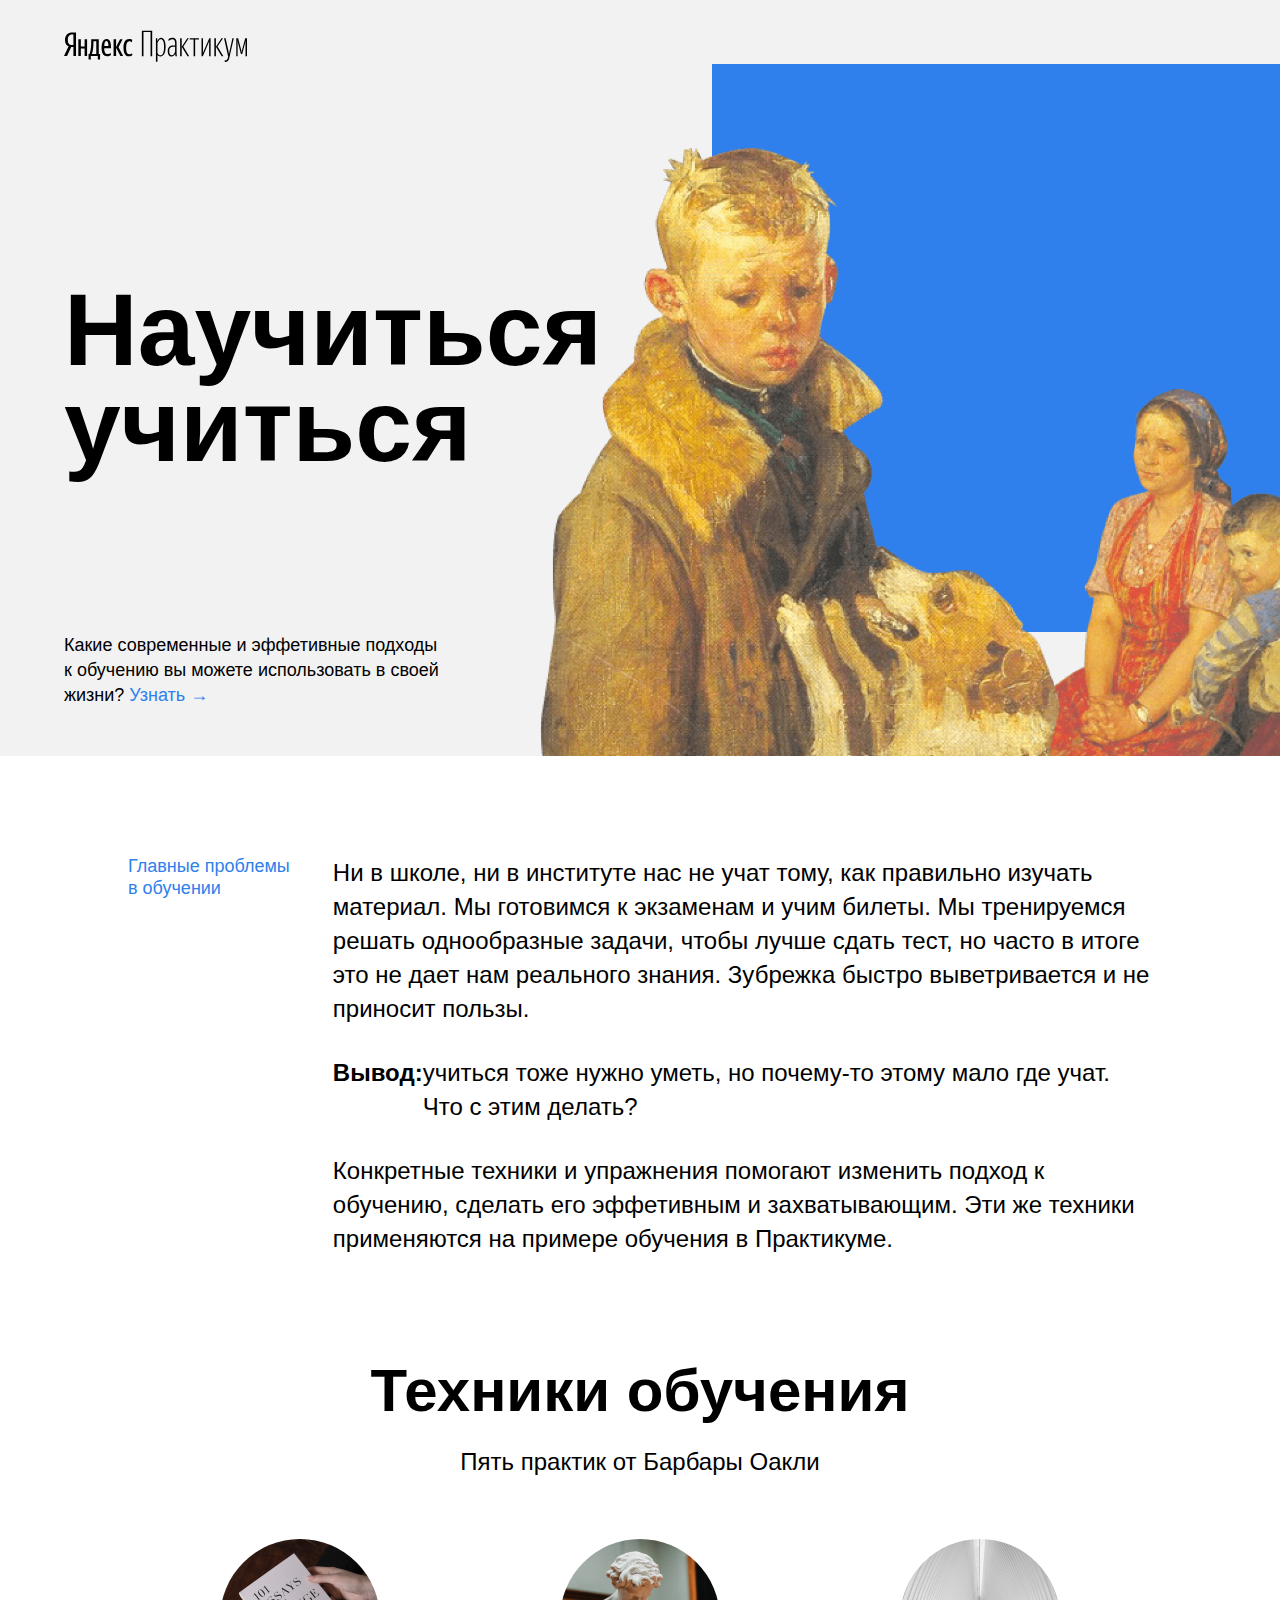
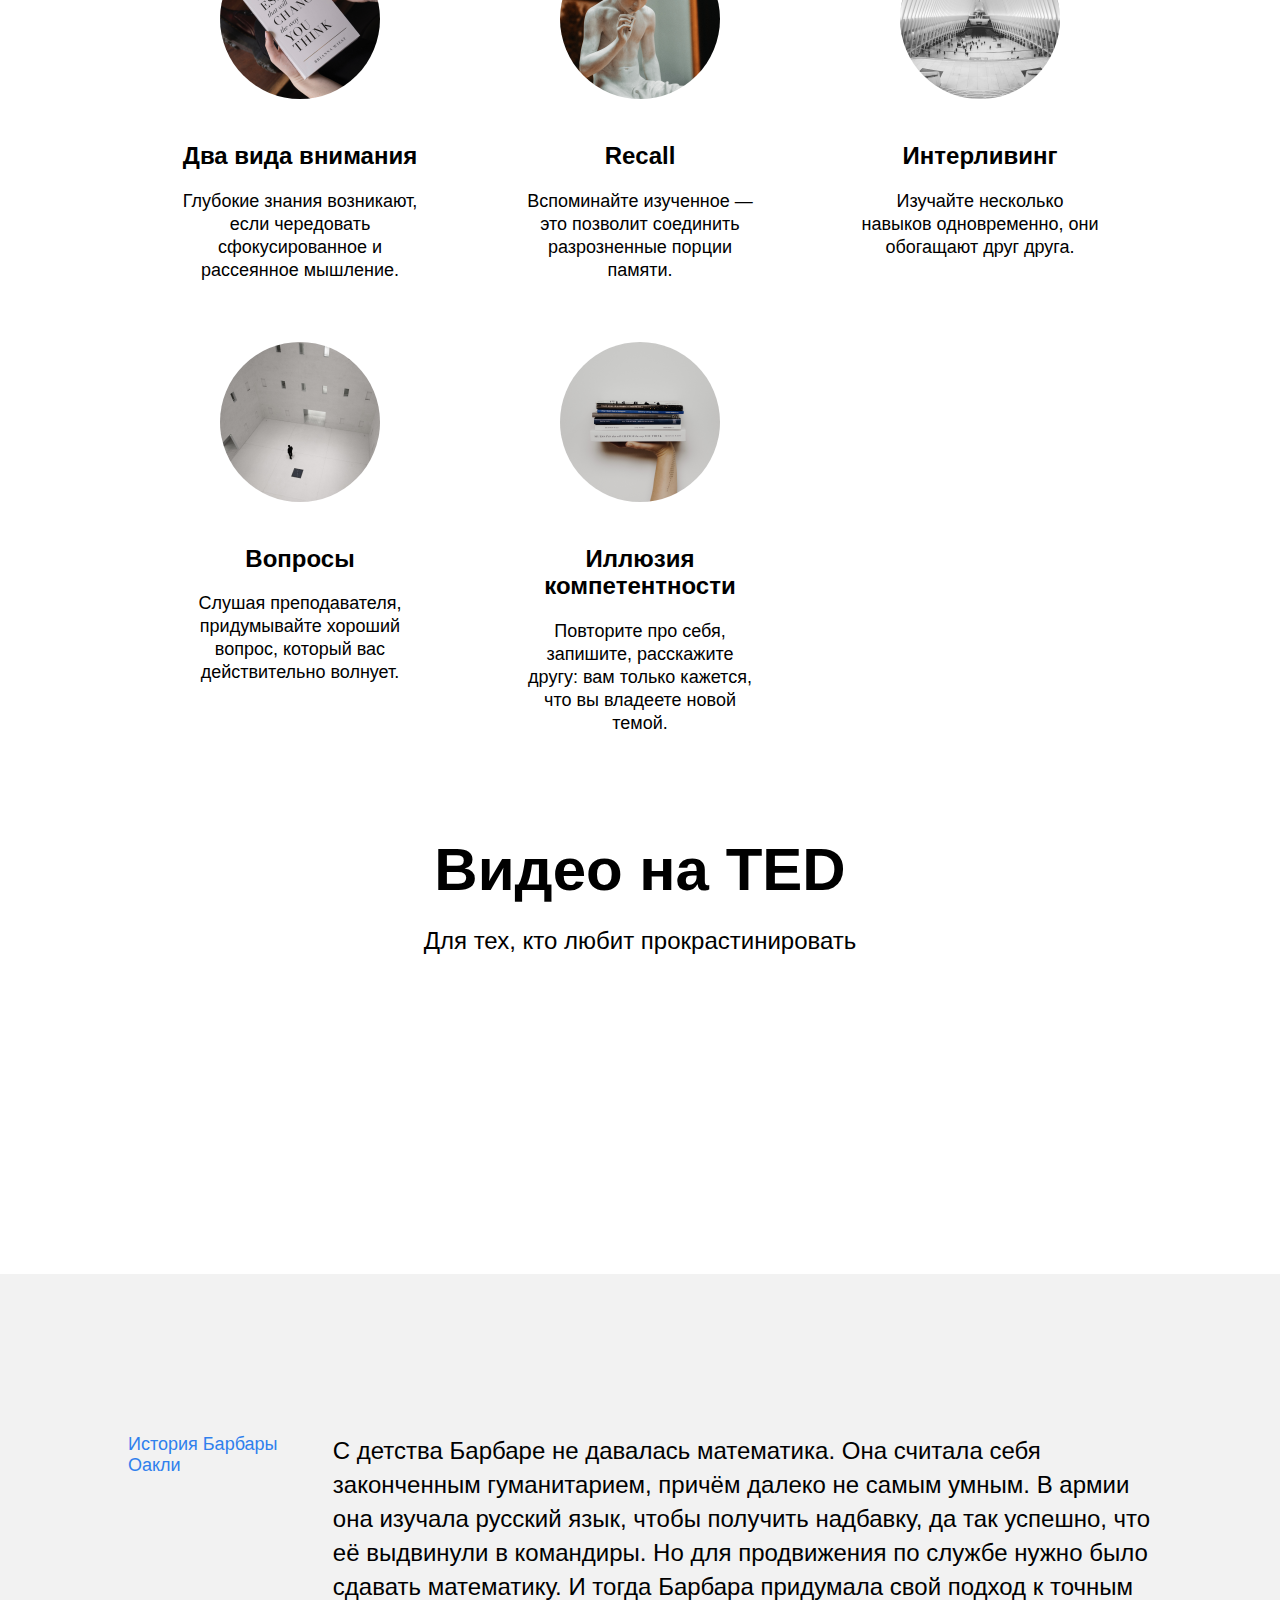
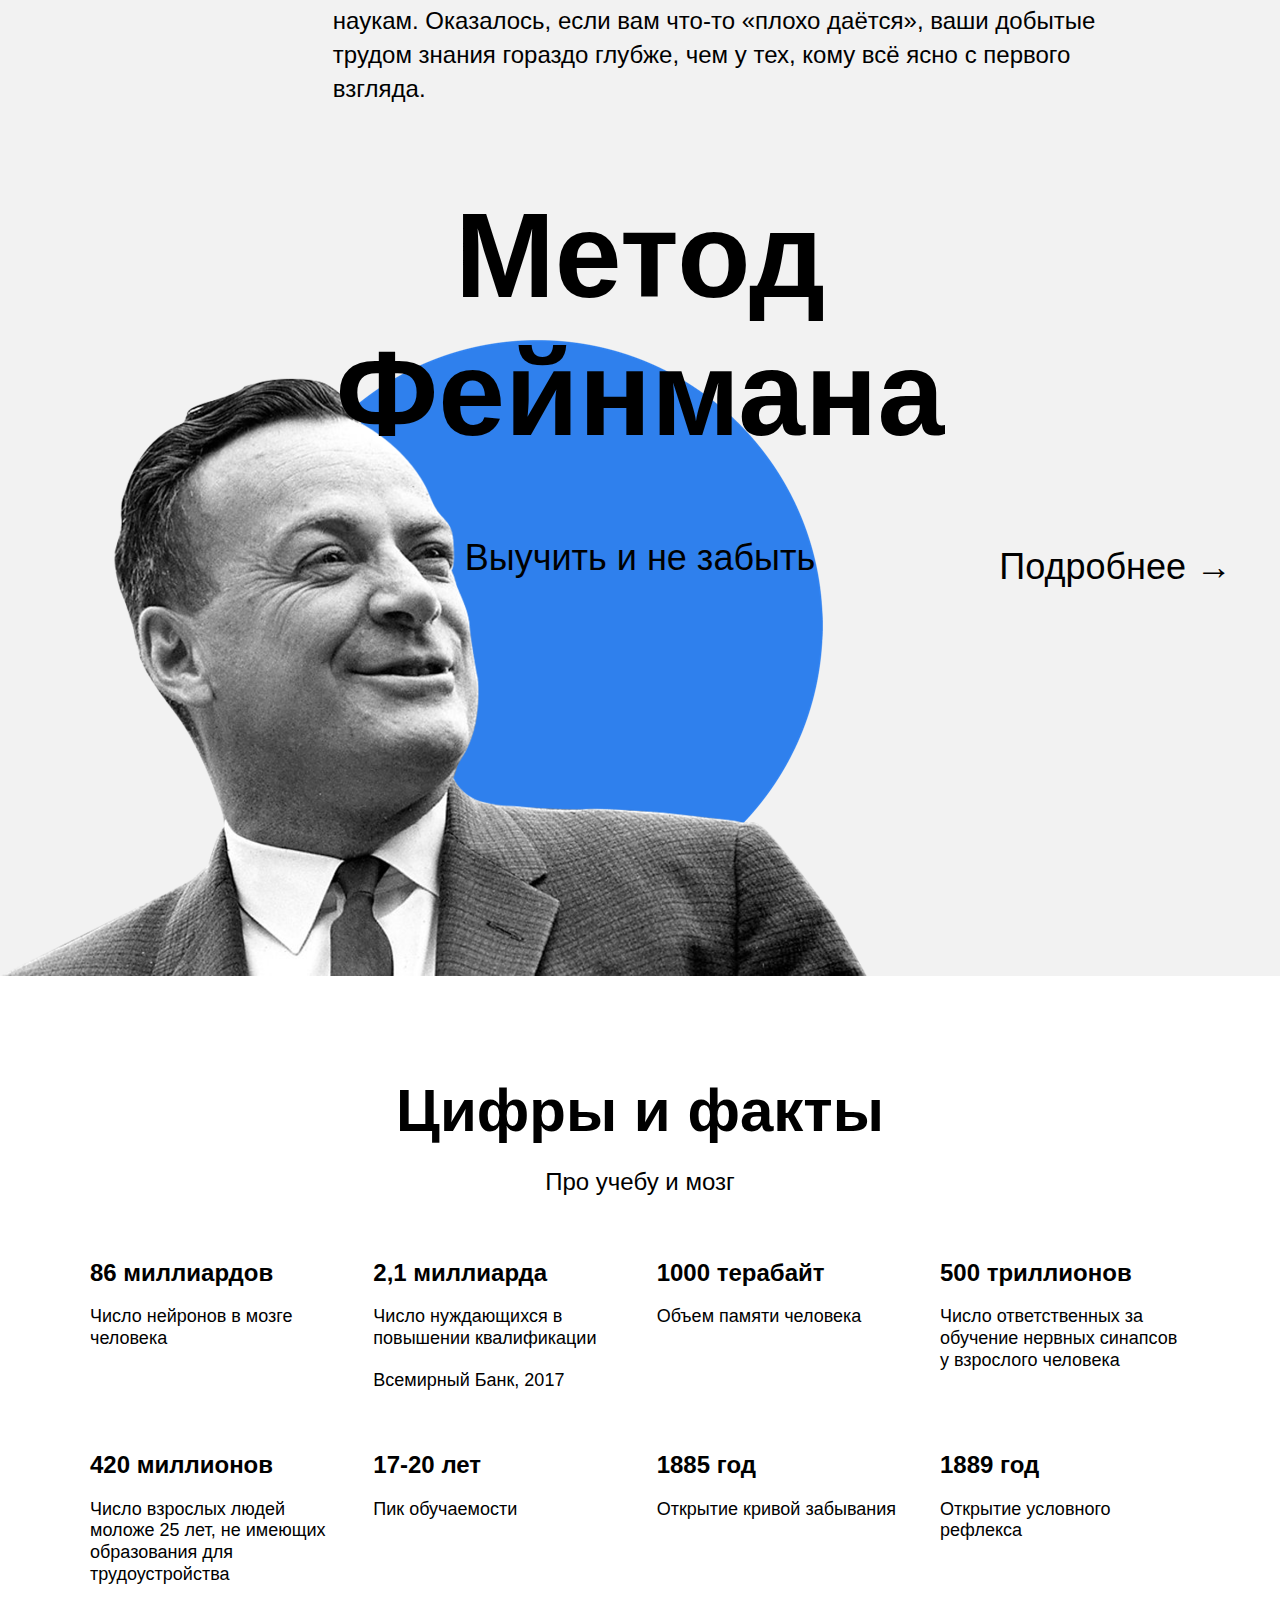
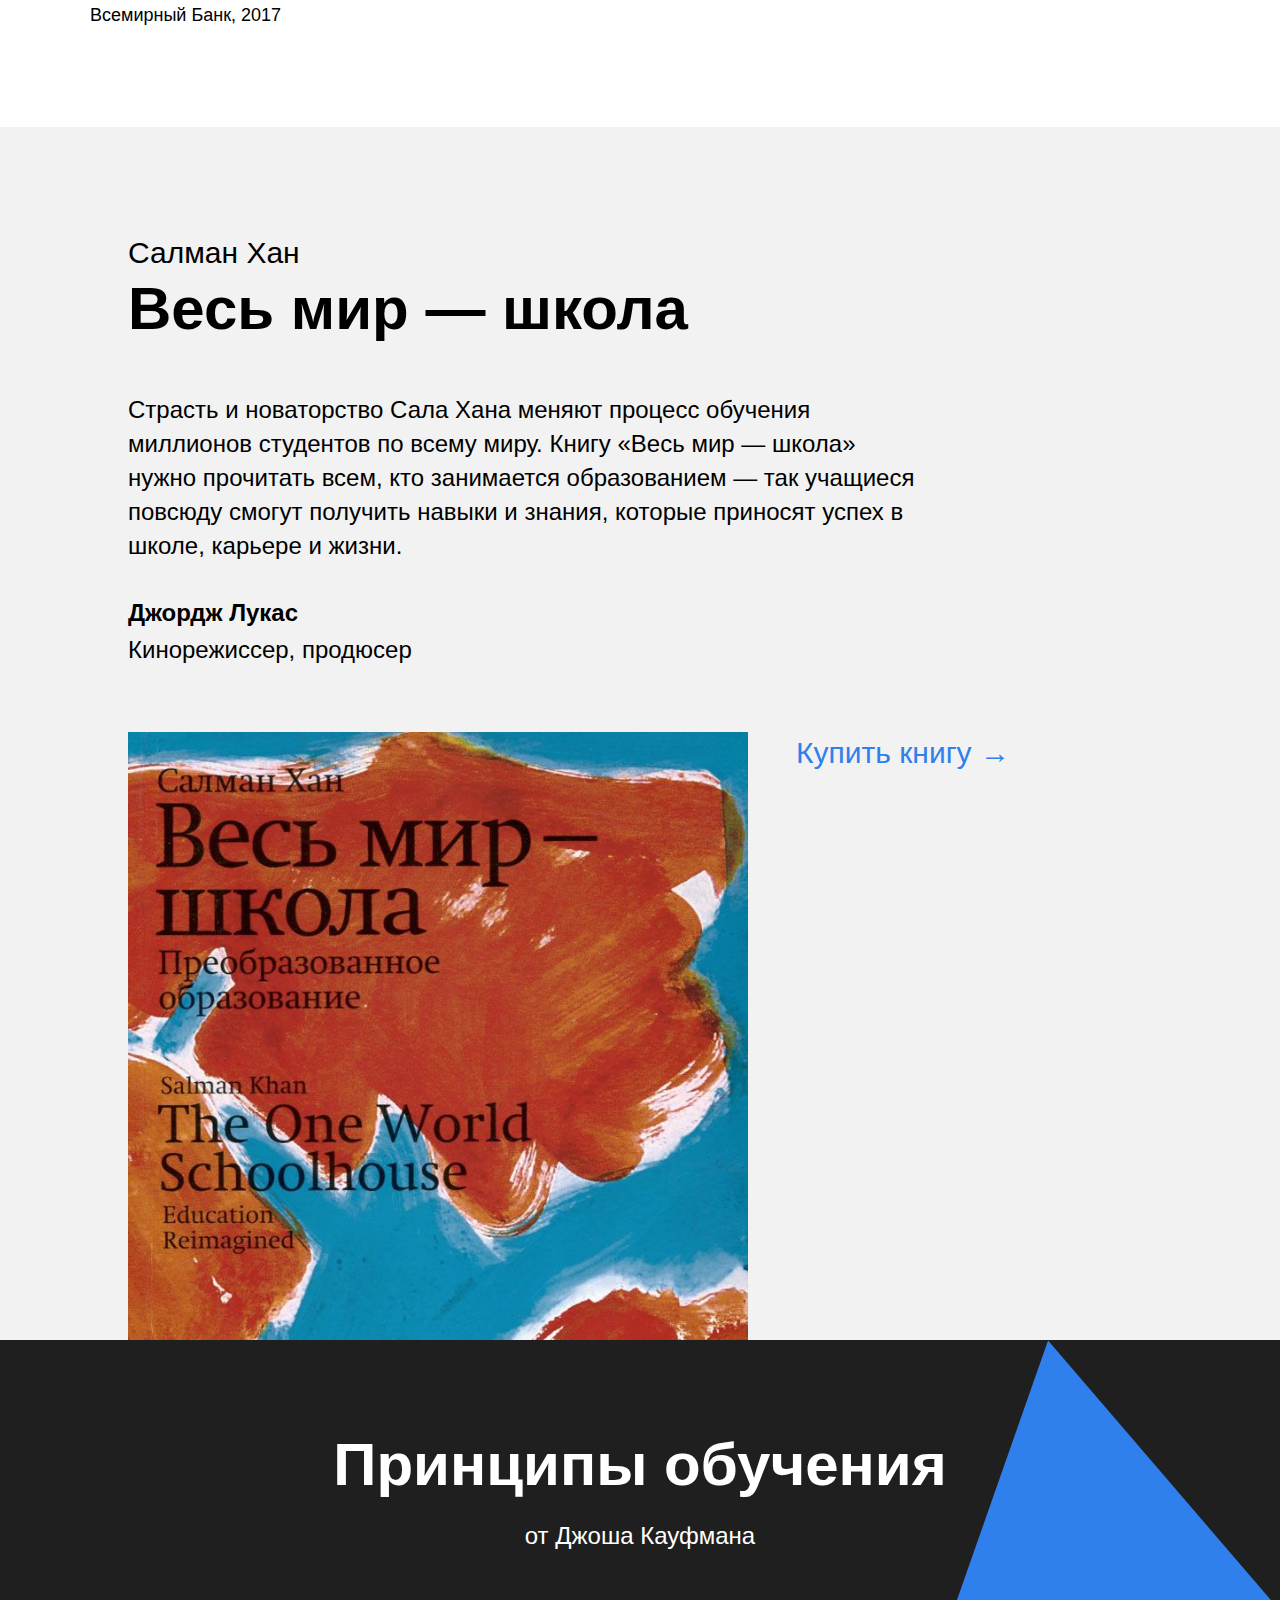
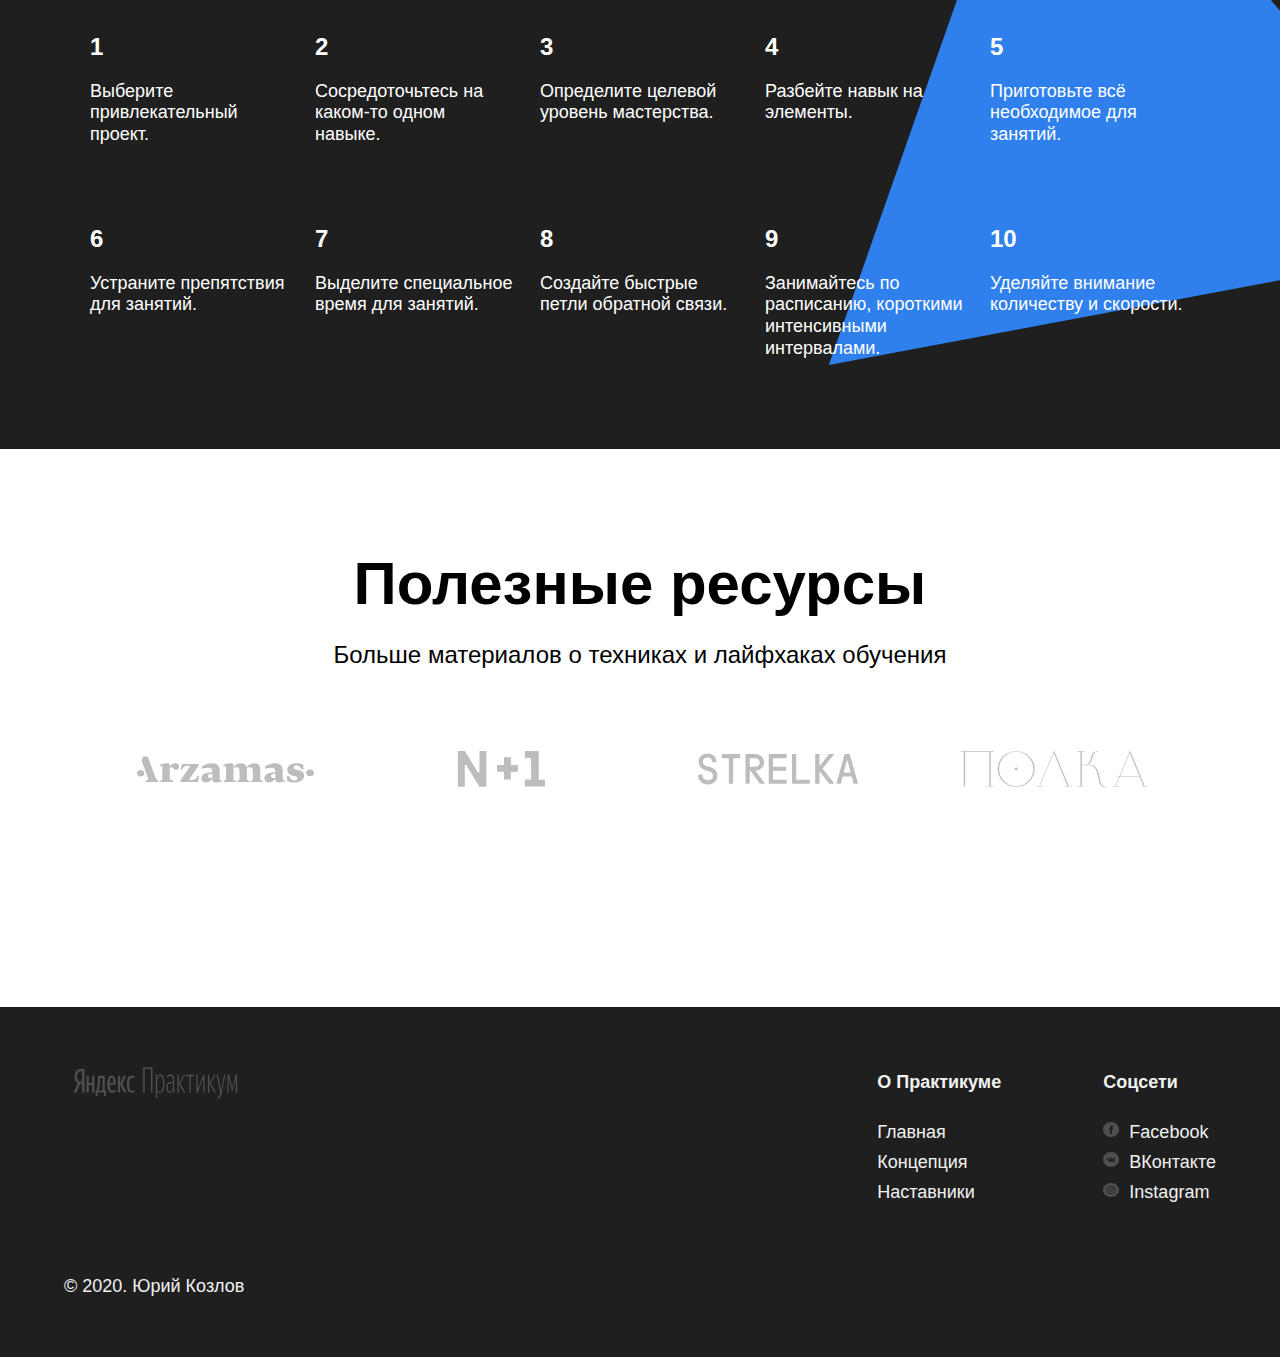
<file: index.html>
<!DOCTYPE html>
<html lang="ru">
<head>
  <meta charset="UTF-8">
  <meta name="viewport" content="width=device-width, initial-scale=1.0">
  <title>Научиться учиться</title>
  <link rel="stylesheet" href="./pages/index.css">
</head>
<body>
  <div class="page">
   <header class="header">
      <img class="logo logo_place_header" src="./images/logo_place_header.svg" alt="Яндекс Практикум (белая тема)">
      <h1 class="header__title">Научиться учиться</h1>
      <p class="header__subtitle">Какие современные и эффетивные подходы к обучению вы можете
        использовать в своей жизни? <a href="#" lang="ru" class="header__link">Узнать &rarr;</a></p>
      <img class="header__main-illustration" src="./images/header-image.png" alt="Опять двойка">
      <div class="header__square-pic rotation"></div>
    </header>
    <main class="content">
      <section class="description">
        <article class="two-columns">
          <h2 class="two-columns__brief">Главные проблемы в обучении</h2>
          <div class="two-columns__main-text">
            <p class="two-columns__paragraph">Ни в школе, ни в институте нас не учат тому, как правильно изучать материал. Мы
                готовимся к экзаменам и учим билеты. Мы тренируемся решать однообразные задачи,
                чтобы лучше сдать тест, но часто в итоге это не дает нам реального знания. Зубрежка
                быстро выветривается и не приносит пользы.</p>
            <p class="two-columns__paragraph"><span class="two-columns__span-accent">Вывод: &nbsp;</span>учиться тоже нужно уметь, но почему-то этому мало где учат. Что с этим делать?</p>
            <p class="two-columns__paragraph">Конкретные техники и упражнения помогают изменить подход к обучению, сделать его
                эффетивным и захватывающим. Эти же техники применяются на примере обучения в
                Практикуме.</p>
          </div>
        </article>
      </section>
      <section class="techniques">
        <h2 class="section-title">Техники обучения</h2>
        <p class="section-subtitle">Пять практик от Барбары Оакли</p>
        <ul class="cards">
          <li class="cards__item">
            <img class="cards__image" src="./images/cards-attention.png" alt="Книга">
            <h3 class="cards__title">Два вида внимания</h3>
            <p class="cards__description">Глубокие знания возникают, если чередовать сфокусированное и рассеянное мышление.</p>
          </li>
          <li class="cards__item">
            <img class="cards__image" src="./images/cards-recall.png" alt="Статуя">
            <h3 class="cards__title">Recall</h3>
            <p class="cards__description">Вспоминайте изученное — это позволит соединить разрозненные порции памяти.</p>
          </li>
          <li class="cards__item">
            <img class="cards__image" src="./images/cards-interliving.png" alt="Галлерея">
            <h3 class="cards__title">Интерливинг</h3>
            <p class="cards__description">Изучайте несколько навыков одновременно, они обогащают друг друга.</p>
          </li>
          <li class="cards__item">
            <img class="cards__image" src="./images/cards-question.png" alt="Двор">
            <h3 class="cards__title">Вопросы</h3>
            <p class="cards__description">Слушая преподавателя, придумывайте хороший вопрос, который вас действительно волнует.</p>
          </li>
          <li class="cards__item">
            <img class="cards__image" src="./images/cards-competence.png" alt="Книги в руке">
            <h3 class="cards__title">Иллюзия компетентности</h3>
            <p class="cards__description">Повторите про себя, запишите, расскажите другу: вам только кажется, что вы владеете новой темой.</p>
          </li>
        </ul>
      </section>
      <section class="video">
        <h2 class="section-title">Видео на TED</h2>
        <p class="section-subtitle">Для тех, кто любит прокрастинировать</p>
        <div class="video__iframes">
          <iframe class="video__iframe" src="https://www.youtube.com/embed/5MgBikgcWnY" allowfullscreen></iframe>
          <iframe class="video__iframe" src="https://www.youtube.com/embed/arj7oStGLkU" allowfullscreen></iframe>
        </div>
      </section>
      <section class="oakley">
        <article class="two-columns">
          <h2 class="two-columns__brief">История Барбары Оакли</h2>
          <div class="two-columns__main-text">
            <p class="two-columns__paragraph">
              С детства Барбаре не давалась математика. Она считала себя законченным гуманитарием, причём далеко не самым умным.
              В армии она изучала русский язык, чтобы получить надбавку, да так успешно, что её выдвинули в командиры. Но для
              продвижения по службе нужно было сдавать математику. И тогда Барбара придумала свой подход к точным наукам.
              Оказалось, если вам что-то «плохо даётся», ваши добытые трудом знания гораздо глубже, чем у тех, кому всё ясно с
              первого взгляда.</p>
          </div>
        </article>
      </section>
      <section class="feynman">
        <h2 class="feynman__title">Метод Фейнмана</h2>
        <p class="feynman__subtitle">Выучить и не забыть</p>
        <a class="feynman__link" href="#" lang="ru">Подробнее &rarr;</a>
      </section>
      <section class="digits">
        <h2 class="section-title">Цифры и факты</h2>
        <p class="section-subtitle">Про учебу и мозг</p>
        <ul class="table">
          <li class="table__cell">
            <h3 class="table__heading">86 миллиардов</h3>
            <p class="table__text">Число нейронов в мозге человека</p>
          </li>
          <li class="table__cell">
            <h3 class="table__heading">2,1 миллиарда</h3>
            <p class="table__text">Число нуждающихся в повышении квалификации</p>
            <p class="table__text">Всемирный Банк, 2017</p>
          </li>
          <li class="table__cell">
            <h3 class="table__heading">1000 терабайт</h3>
            <p class="table__text">Объем памяти человека</p>
          </li>
          <li class="table__cell">
            <h3 class="table__heading">500 триллионов</h3>
            <p class="table__text">Число ответственных за обучение нервных синапсов у взрослого человека</p>
          </li>
          <li class="table__cell">
            <h3 class="table__heading">420 миллионов</h3>
            <p class="table__text">Число взрослых людей моложе 25 лет, не имеющих образования для трудоустройства</p>
            <p class="table__text">Всемирный Банк, 2017</p>
          </li>
          <li class="table__cell">
            <h3 class="table__heading">17-20 лет</h3>
            <p class="table__text">Пик обучаемости</p>
          </li>
          <li class="table__cell">
            <h3 class="table__heading">1885 год</h3>
            <p class="table__text">Открытие кривой забывания</p>
          </li>
          <li class="table__cell">
            <h3 class="table__heading">1889 год</h3>
            <p class="table__text">Открытие условного рефлекса</p>
          </li>
        </ul>
      </section>
      <section class="khan">
        <div class="khan__container">
          <h2 class="khan__author">Салман Хан</h2>
          <h2 class="khan__title">Весь мир — школа</h2>
          <blockquote class="khan__quote">Страсть и новаторство Сала Хана меняют процесс обучения миллионов студентов по всему миру. Книгу «Весь
          мир — школа» нужно прочитать всем, кто занимается образованием — так учащиеся повсюду смогут получить навыки и
          знания, которые приносят успех в школе, карьере и жизни.</blockquote>
          <h3 class="khan__quote-author">Джордж Лукас</h3>
          <p class="khan__quote-author-subline">Кинорежиссер, продюсер</p>
          <div class="khan__book-container">
            <img class="khan__book-pic" src="./images/khan-book.jpg" alt="Книга Салмана Хана Весь мир — школа">
            <a href="#" lang="ru" class="khan__buy-link">Купить книгу &rarr;</a>
          </div>
        </div>
      </section>
      <section class="kaufman">
        <h2 class="section-title section-title_theme_dark">Принципы обучения</h2>
        <p class="section-subtitle section-subtitle_theme_dark">от Джоша Кауфмана</p>
        <ul class="table table_theme_dark">
          <li class="table__cell table__cell_theme_dark">
            <h3 class="table__heading table__heading_theme_dark">1</h3>
            <p class="table__text table__text_theme_dark">Выберите привлекательный проект.</p>
          </li>
          <li class="table__cell table__cell_theme_dark">
              <h3 class="table__heading table__heading_theme_dark">2</h3>
              <p class="table__text table__text_theme_dark">Сосредоточьтесь на каком-то одном навыке.</p>
            </li>
            <li class="table__cell table__cell_theme_dark">
              <h3 class="table__heading table__heading_theme_dark">3</h3>
              <p class="table__text table__text_theme_dark">Определите целевой уровень мастерства.</p>
            </li>
            <li class="table__cell table__cell_theme_dark">
              <h3 class="table__heading table__heading_theme_dark">4</h3>
              <p class="table__text table__text_theme_dark">Разбейте навык на элементы.</p>
            </li>
            <li class="table__cell table__cell_theme_dark">
              <h3 class="table__heading  table__heading_theme_dark">5</h3>
              <p class="table__text table__text_theme_dark">Приготовьте всё необходимое для занятий.</p>
            </li>
            <li class="table__cell table__cell_theme_dark">
              <h3 class="table__heading table__heading_theme_dark">6</h3>
              <p class="table__text table__text_theme_dark">Устраните препятствия для занятий.</p>
            </li>
            <li class="table__cell table__cell_theme_dark">
              <h3 class="table__heading table__heading_theme_dark">7</h3>
              <p class="table__text table__text_theme_dark">Выделите специальное время для занятий.</p>
            </li>
            <li class="table__cell table__cell_theme_dark">
              <h3 class="table__heading table__heading_theme_dark">8</h3>
              <p class="table__text table__text_theme_dark">Создайте быстрые петли обратной связи.</p>
            </li>
            <li class="table__cell table__cell_theme_dark">
              <h3 class="table__heading table__heading_theme_dark">9</h3>
              <p class="table__text table__text_theme_dark">Занимайтесь по расписанию, короткими интенсивными интервалами.</p>
            </li>
            <li class="table__cell table__cell_theme_dark">
              <h3 class="table__heading table__heading_theme_dark">10</h3>
              <p class="table__text table__text_theme_dark">Уделяйте внимание количеству и скорости.</p>
            </li>
          </ul>
         <div class="kaufman__triangle rotation"></div>
      </section>
      <section class="resources">
        <h2 class="section-title">Полезные ресурсы</h2>
        <p class="section-subtitle">Больше материалов о техниках и лайфхаках обучения</p>
        <ul class="resources__logo-zone">
          <li class="resources__logo"><a href="#"><img src="./images/resources-arzamas.svg" alt="Логотип Арзамас"></a></li>
          <li class="resources__logo"><a href="#"><img src="./images/resources-n1.svg" alt="Логотип N1"></a></li>
          <li class="resources__logo"><a href="#"><img src="./images/resources-strelka.svg" alt="Логотип Стрелка"></a></li>
          <li class="resources__logo"><a href="#"><img src="./images/resources-polka.svg" alt="Логотип Полька"></a></li>
        </ul>
      </section>
    </main>
    <footer class="footer">
      <div class="footer__columns">
        <div class="footer__column footer__column_content_copyright">
          <img class="logo logo_place_footer" src="./images/logo_place_footer.svg" alt="Яндекс Практикум (тёмная тема)">
          <p class="footer__author">&copy; 2020. Юрий Козлов</p>
        </div>
        <nav class="footer__column footer__column_content_info">
          <h2 class="footer__column-heading">О Практикуме</h2>
          <ul class="footer__column-links">
            <li><a class="footer__column-link" href="#" lang="ru">Главная</a></li>
            <li><a class="footer__column-link" href="#" lang="ru">Концепция</a></li>
            <li><a class="footer__column-link" href="#" lang="ru">Наставники</a></li>
          </ul>
        </nav>
        <nav class="footer__column footer__column_content_social">
          <h2 class="footer__column-heading">Соцсети</h2>
          <ul class="footer__column-links">
            <li><a class="footer__column-link" href="#" lang="ru"><img class="footer__social-icon" alt="Иконка Фейсбук" src="./images/facebook_color_white.svg">Facebook</a></li>
            <li><a class="footer__column-link" href="#" lang="ru"><img class="footer__social-icon" alt="Иконка ВКонтакте" src="./images/vk_color_white.svg">ВКонтакте</a></li>
            <li><a class="footer__column-link" href="#" lang="ru"><img class="footer__social-icon" alt="Иконка Инстаграм" src="./images/instagram_color_white.svg">Instagram</a></li>
          </ul>
        </nav>
      </div>
    </footer>
  </div>
</body>
</html>
</file>
<file: pages/index.css>
@import url(../styles/normalize.css);
@import url(../blocks/page/page.css);
@import url(../blocks/logo/logo.css);
@import url(../blocks/header/header.css);
@import url(../blocks/section-title/section-title.css);
@import url(../blocks/section-subtitle/section-subtitle.css);
@import url(../blocks/description/description.css);
@import url(../blocks/two-columns/two-columns.css);
@import url(../blocks/techniques/techniques.css);
@import url(../blocks/cards/cards.css);
@import url(../blocks/digits/digits.css);
@import url(../blocks/table/table.css);
@import url(../blocks/feynman/feynman.css);
@import url(../blocks/kaufman/kaufman.css);
@import url(../blocks/footer/footer.css);
@import url(../blocks/video/video.css);
@import url(../blocks/oakley/oakley.css);
@import url(../blocks/khan/khan.css);
@import url(../blocks/rotation/rotation.css);
@import url(../blocks/resources/resources.css);
</file>
